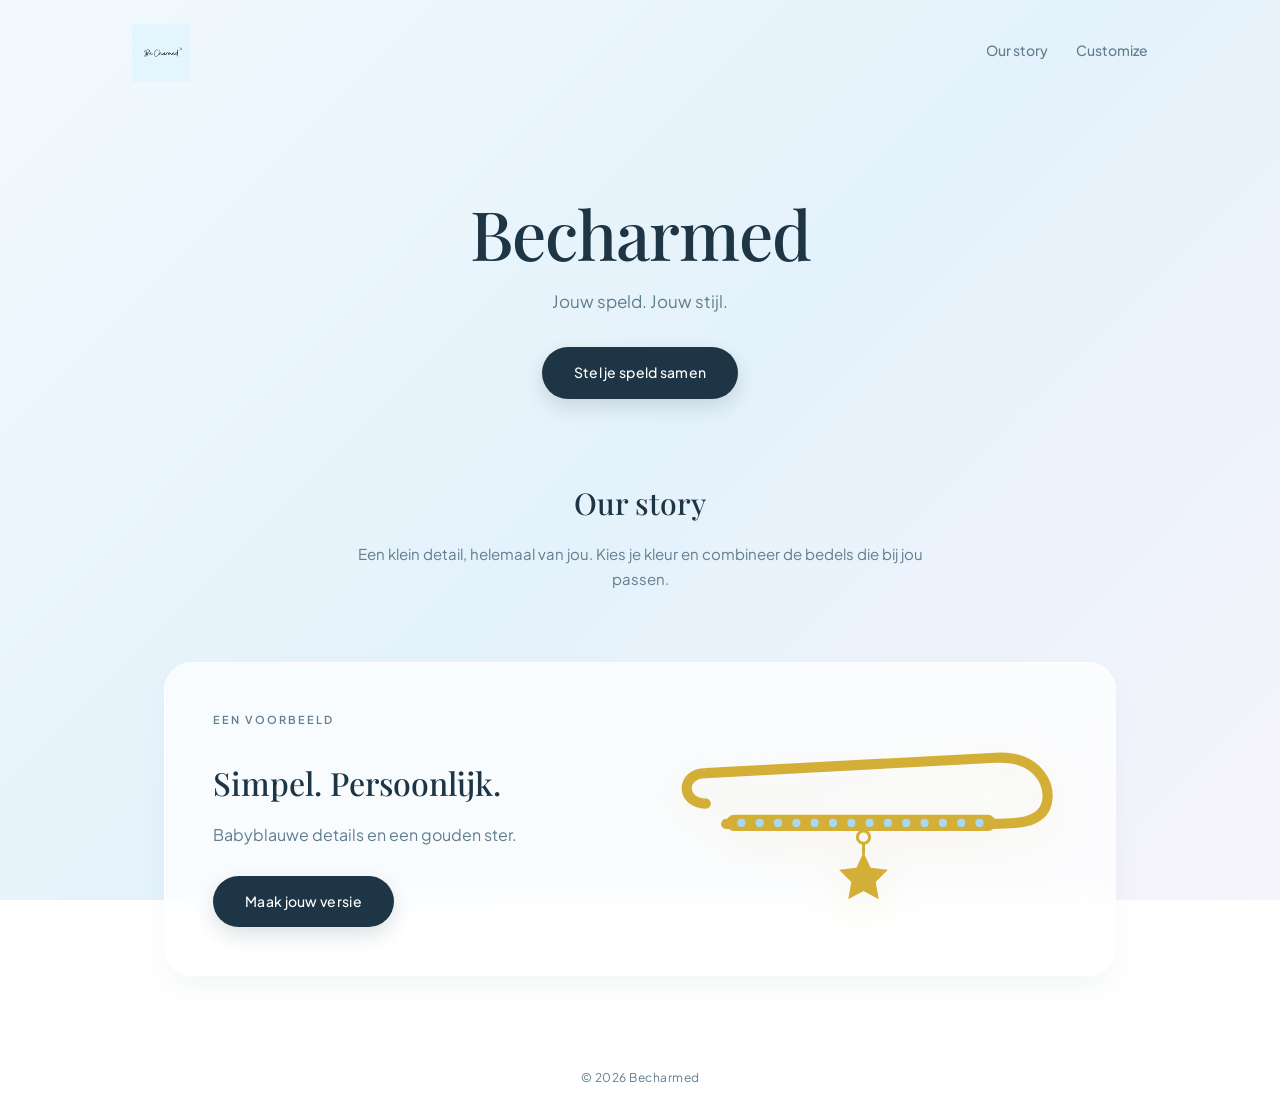
<file: index.html>
<!DOCTYPE html>
<html lang="nl">
<head>
  <meta charset="UTF-8">
  <meta name="viewport" content="width=device-width, initial-scale=1">
  <meta name="theme-color" content="#EAF6FD">
  <title>Becharmed</title>
  <link rel="stylesheet" href="style.css">
</head>
<body>
  <header>
    <a class="logo" href="index.html" aria-label="Home">
      <img src="logo.jpeg" alt="Becharmed">
    </a>
    <nav aria-label="Hoofdnavigatie">
      <a href="#story">Our story</a>
      <a href="configurator.html">Customize</a>
    </nav>
  </header>

  <main class="home-main">
    <section class="hero">
      <h1>Becharmed</h1>
      <p>Jouw speld. Jouw stijl.</p>
      <a class="button" href="configurator.html">Stel je speld samen</a>
    </section>

    <section class="story" id="story">
      <h2>Our story</h2>
      <p>Een klein detail, helemaal van jou. Kies je kleur en combineer de bedels die bij jou passen.</p>
    </section>

    <section class="example">
      <div>
        <p class="eyebrow">Een voorbeeld</p>
        <h2>Simpel. Persoonlijk.</h2>
        <p>Babyblauwe details en een gouden ster.</p>
        <a class="button" href="configurator.html">Maak jouw versie</a>
      </div>
      <svg viewBox="0 0 400 210" role="img" aria-label="Gouden speld met babyblauwe details en een ster">
        <path d="M45 90 C20 90 20 60 45 60 L330 45 C370 43 385 70 380 90 C375 110 350 110 320 110 L65 110" fill="none" stroke="#D4AF37" stroke-width="10" stroke-linecap="round"/>
        <rect x="65" y="101" width="265" height="16" rx="8" fill="#D4AF37"/>
        <g fill="#A7D8F5">
          <circle cx="80" cy="109" r="4"/><circle cx="98" cy="109" r="4"/><circle cx="116" cy="109" r="4"/><circle cx="134" cy="109" r="4"/><circle cx="152" cy="109" r="4"/><circle cx="170" cy="109" r="4"/><circle cx="188" cy="109" r="4"/><circle cx="206" cy="109" r="4"/><circle cx="224" cy="109" r="4"/><circle cx="242" cy="109" r="4"/><circle cx="260" cy="109" r="4"/><circle cx="278" cy="109" r="4"/><circle cx="296" cy="109" r="4"/><circle cx="314" cy="109" r="4"/>
        </g>
        <circle cx="200" cy="123" r="6" fill="none" stroke="#D4AF37" stroke-width="3"/>
        <path d="M200 129 L200 140" stroke="#D4AF37" stroke-width="3"/>
        <polygon points="200,138 207,153 224,155 212,167 215,184 200,176 185,184 188,167 176,155 193,153" fill="#D4AF37"/>
      </svg>
    </section>
  </main>

  <footer>
    &copy; 2026 Becharmed
  </footer>
</body>
</html>
</file>
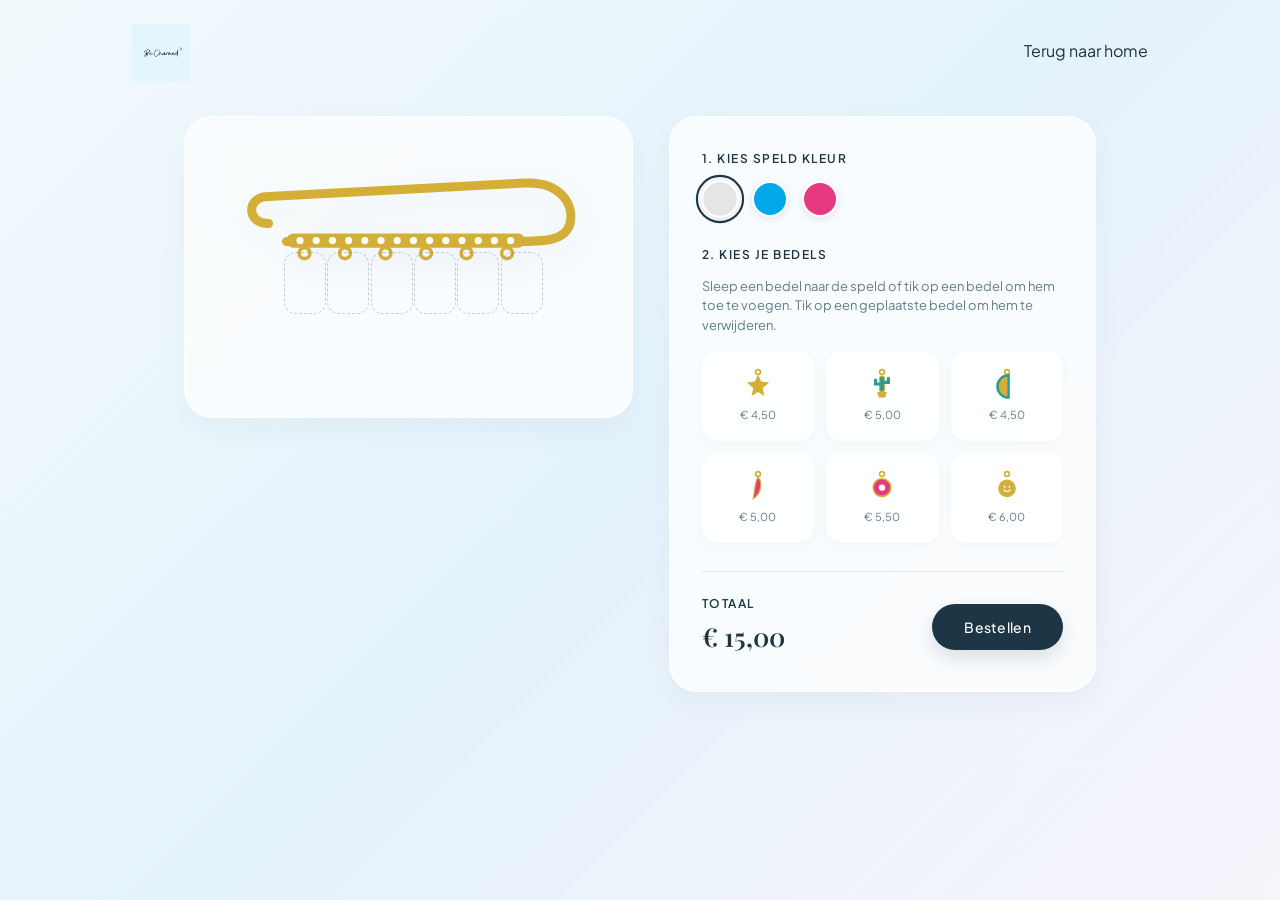
<file: configurator.html>
<!DOCTYPE html>
<html lang="nl">
<head>
  <meta charset="UTF-8">
  <meta name="viewport" content="width=device-width, initial-scale=1.0">
  <title>Becharmed</title>
  <link rel="stylesheet" href="style.css">
</head>
<body>

  <header>
    <a class="logo" href="index.html" aria-label="Naar de beginpagina"><img src="logo.jpeg" alt="Becharmed"></a>
    <a class="back-home" href="index.html">Terug naar home</a>
  </header>

  <main class="config-main">
    <div class="workspace">
      <div class="pin-container">
        <svg class="base-pin" viewBox="0 0 400 110" fill="none">
          <path d="M45 65 C20 65, 20 35, 45 35 L330 20 C370 18, 385 45, 380 65 C375 85, 350 85, 320 85 L65 85" stroke="#D4AF37" stroke-width="10" stroke-linecap="round"/>
          <rect x="65" y="76" width="265" height="16" rx="8" fill="#D4AF37"/>
          <g id="pin-stones" fill="#ffffff">
            <circle cx="80" cy="84" r="4"/><circle cx="98" cy="84" r="4"/><circle cx="116" cy="84" r="4"/>
            <circle cx="134" cy="84" r="4"/><circle cx="152" cy="84" r="4"/><circle cx="170" cy="84" r="4"/>
            <circle cx="188" cy="84" r="4"/><circle cx="206" cy="84" r="4"/><circle cx="224" cy="84" r="4"/>
            <circle cx="242" cy="84" r="4"/><circle cx="260" cy="84" r="4"/><circle cx="278" cy="84" r="4"/>
            <circle cx="296" cy="84" r="4"/><circle cx="314" cy="84" r="4"/>
          </g>
          <circle cx="85" cy="98" r="6" stroke="#D4AF37" stroke-width="4"/>
          <circle cx="130" cy="98" r="6" stroke="#D4AF37" stroke-width="4"/>
          <circle cx="175" cy="98" r="6" stroke="#D4AF37" stroke-width="4"/>
          <circle cx="220" cy="98" r="6" stroke="#D4AF37" stroke-width="4"/>
          <circle cx="265" cy="98" r="6" stroke="#D4AF37" stroke-width="4"/>
          <circle cx="310" cy="98" r="6" stroke="#D4AF37" stroke-width="4"/>
        </svg>

        <div class="slots-container">
          <div class="slot" data-index="0"></div>
          <div class="slot" data-index="1"></div>
          <div class="slot" data-index="2"></div>
          <div class="slot" data-index="3"></div>
          <div class="slot" data-index="4"></div>
          <div class="slot" data-index="5"></div>
        </div>
      </div>
    </div>

    <div class="controls">
      <div>
        <div class="section-title">1. Kies speld kleur</div>
        <div class="color-options">
          <button class="color-btn active" style="background: #e5e5e5;" data-color="#ffffff" aria-label="Wit"></button>
          <button class="color-btn" style="background: #00A8E8;" data-color="#00A8E8" aria-label="Blauw"></button>
          <button class="color-btn" style="background: #E63982;" data-color="#E63982" aria-label="Roze"></button>
        </div>
      </div>

      <div>
        <div class="section-title">2. Kies je bedels</div>
        <p class="remove-hint">Sleep een bedel naar de speld of tik op een bedel om hem toe te voegen. Tik op een geplaatste bedel om hem te verwijderen.</p>
        <div class="charms-grid">
          <div class="charm-item" draggable="true" data-id="ster" data-price="4.50">
            <svg width="32" height="32" viewBox="0 0 40 40">
              <circle cx="20" cy="5" r="3" fill="none" stroke="#D4AF37" stroke-width="2"/>
              <polygon points="20,8 24,17 34,18 26,25 28,35 20,30 12,35 14,25 6,18 16,17" fill="#D4AF37"/>
            </svg>
            <span class="charm-price">€ 4,50</span>
          </div>

          <div class="charm-item" draggable="true" data-id="cactus" data-price="5.00">
            <svg width="32" height="32" viewBox="0 0 40 40">
              <circle cx="20" cy="5" r="3" fill="none" stroke="#D4AF37" stroke-width="2"/>
              <rect x="17" y="10" width="6" height="20" rx="3" fill="#2A9D8F" stroke="#D4AF37" stroke-width="1.5"/>
              <path d="M17 20 H12 V15" fill="none" stroke="#2A9D8F" stroke-width="4" stroke-linecap="round"/>
              <path d="M23 18 H28 V13" fill="none" stroke="#2A9D8F" stroke-width="4" stroke-linecap="round"/>
              <polygon points="14,30 26,30 24,37 16,37" fill="#D4AF37"/>
            </svg>
            <span class="charm-price">€ 5,00</span>
          </div>

          <div class="charm-item" draggable="true" data-id="meloen" data-price="4.50">
            <svg width="32" height="32" viewBox="0 0 40 40">
              <circle cx="20" cy="5" r="3" fill="none" stroke="#D4AF37" stroke-width="2"/>
              <path d="M22 9 A 14 14 0 0 0 22 37 Z" fill="#D4AF37" stroke="#2A9D8F" stroke-width="3"/>
            </svg>
            <span class="charm-price">€ 4,50</span>
          </div>

          <div class="charm-item" draggable="true" data-id="peper" data-price="5.00">
            <svg width="32" height="32" viewBox="0 0 40 40">
              <circle cx="20" cy="5" r="3" fill="none" stroke="#D4AF37" stroke-width="2"/>
              <path d="M20 9 C26 15, 24 30, 14 36 C16 26, 16 15, 20 9 Z" fill="#E63982" stroke="#D4AF37" stroke-width="1.5"/>
            </svg>
            <span class="charm-price">€ 5,00</span>
          </div>

          <div class="charm-item" draggable="true" data-id="bloem" data-price="5.50">
            <svg width="32" height="32" viewBox="0 0 40 40">
              <circle cx="20" cy="5" r="3" fill="none" stroke="#D4AF37" stroke-width="2"/>
              <circle cx="20" cy="22" r="11" fill="#E63982" stroke="#D4AF37" stroke-width="2"/>
              <circle cx="20" cy="22" r="4" fill="#ffffff"/>
            </svg>
            <span class="charm-price">€ 5,50</span>
          </div>

          <div class="charm-item" draggable="true" data-id="zon" data-price="6.00">
            <svg width="32" height="32" viewBox="0 0 40 40">
              <circle cx="20" cy="5" r="3" fill="none" stroke="#D4AF37" stroke-width="2"/>
              <circle cx="20" cy="23" r="11" fill="#D4AF37"/>
              <circle cx="17" cy="21" r="1.2" fill="#ffffff"/>
              <circle cx="23" cy="21" r="1.2" fill="#ffffff"/>
              <path d="M16 25 Q20 29 24 25" fill="none" stroke="#ffffff" stroke-width="1.5" stroke-linecap="round"/>
            </svg>
            <span class="charm-price">€ 6,00</span>
          </div>
        </div>
      </div>

      <div class="order-box">
        <div>
          <div class="section-title" style="margin-bottom: 2px;">Totaal</div>
          <div class="total-price" id="total-display">€ 15,00</div>
        </div>
        <button class="btn-order" id="open-modal">Bestellen</button>
      </div>
    </div>
  </main>

  <div class="modal" id="order-modal">
    <div class="modal-content">
      <div class="section-title" style="margin:0;">Voorbeeldbestelling</div>
      <p style="font-size: 13px; color: #53758a;">Demo: er wordt geen bestelling verstuurd of betaling verwerkt.</p>
      <input type="text" id="cust-name" placeholder="Naam" required>
      <input type="email" id="cust-email" placeholder="E-mailadres" required>
      <input type="text" id="cust-address" placeholder="Adres" required>
      <div class="modal-actions">
        <button class="btn-cancel" id="close-modal">Sluiten</button>
        <button class="btn-order" id="confirm-order">Bevestigen</button>
      </div>
    </div>
  </div>

  <script src="script.js"></script>
</body>
</html>
</file>
<file: style.css>
@import url('https://fonts.googleapis.com/css2?family=Playfair+Display:ital,wght@0,500;0,600;1,500&family=Plus+Jakarta+Sans:wght@400;500;600&display=swap');

:root {
  --bg-gradient: linear-gradient(135deg, #f2f9fd 0%, #e4f2fb 50%, #f7f4fb 100%);
  --glass-bg: rgba(255, 255, 255, 0.72);
  --glass-border: rgba(255, 255, 255, 0.9);
  --brand-primary: #89CFF0;
  --brand-hover: #72bfe6;
  --text-dark: #1d3544;
  --text-muted: #627d8e;
  --gold-accent: #D4AF37;
  --shadow-soft: 0 12px 32px -4px rgba(40, 77, 99, 0.06);
  --shadow-hover: 0 16px 36px -4px rgba(40, 77, 99, 0.12);
}

* {
  box-sizing: border-box;
  margin: 0;
  padding: 0;
}

html {
  scroll-behavior: smooth;
}

body {
  background: var(--bg-gradient);
  background-attachment: fixed;
  color: var(--text-dark);
  font-family: 'Plus Jakarta Sans', -apple-system, BlinkMacSystemFont, sans-serif;
  line-height: 1.65;
  min-height: 100vh;
  -webkit-font-smoothing: antialiased;
}

h1, h2 {
  font-family: 'Playfair Display', Georgia, serif;
  font-weight: 500;
  color: var(--text-dark);
}

a {
  color: inherit;
  text-decoration: none;
}

a:focus-visible,
button:focus-visible,
.slot:focus-visible,
.charm-item:focus-visible {
  outline: 2px solid var(--brand-primary);
  outline-offset: 4px;
}

/* --- HEADER --- */
header {
  width: 100%;
  max-width: 1080px;
  margin: auto;
  padding: 24px 32px;
  display: flex;
  align-items: center;
  justify-content: space-between;
  gap: 20px;
}

.logo img {
  display: block;
  max-height: 58px;
  max-width: 150px;
  width: auto;
  transition: transform 0.3s ease;
}

.logo:hover img {
  transform: scale(1.03);
}

nav {
  display: flex;
  gap: 28px;
  font-size: 14px;
  font-weight: 500;
  color: var(--text-muted);
}

nav a,
.back-home {
  position: relative;
  padding-bottom: 4px;
  transition: color 0.2s ease;
}

nav a:hover,
.back-home:hover {
  color: var(--text-dark);
}

nav a::after,
.back-home::after {
  content: '';
  position: absolute;
  bottom: 0;
  left: 0;
  width: 0;
  height: 1.5px;
  background-color: var(--text-dark);
  transition: width 0.3s ease;
}

nav a:hover::after,
.back-home:hover::after {
  width: 100%;
}

/* --- KNOPPEN --- */
.button,
.btn-order {
  display: inline-flex;
  align-items: center;
  justify-content: center;
  border-radius: 999px;
  padding: 14px 32px;
  background: var(--text-dark);
  color: #ffffff;
  font-family: 'Plus Jakarta Sans', sans-serif;
  font-size: 14px;
  font-weight: 500;
  letter-spacing: 0.3px;
  border: none;
  cursor: pointer;
  box-shadow: 0 8px 20px rgba(29, 53, 68, 0.15);
  transition: all 0.25s cubic-bezier(0.22, 1, 0.36, 1);
}

.button:hover,
.btn-order:hover {
  background: #2b4c61;
  transform: translateY(-2px);
  box-shadow: 0 12px 24px rgba(29, 53, 68, 0.22);
}

/* --- HOME PAGINA (index.html) --- */
.home-main {
  max-width: 1000px;
  margin: auto;
  padding: 0 24px;
}

.hero {
  text-align: center;
  padding: 90px 0 80px;
}

.hero-badge {
  display: inline-block;
  font-size: 11px;
  text-transform: uppercase;
  letter-spacing: 2px;
  color: var(--text-muted);
  background: var(--glass-bg);
  border: 1px solid var(--glass-border);
  padding: 6px 16px;
  border-radius: 999px;
  margin-bottom: 20px;
}

h1 {
  font-size: clamp(42px, 7.5vw, 68px);
  line-height: 1.08;
  letter-spacing: -1px;
  margin-bottom: 18px;
}

.hero p {
  font-size: 17px;
  color: var(--text-muted);
  max-width: 440px;
  margin: 0 auto 32px;
}

.story {
  max-width: 600px;
  margin: 0 auto 70px;
  text-align: center;
}

.story h2 {
  font-size: 30px;
  margin-bottom: 14px;
}

.story p {
  color: var(--text-muted);
  font-size: 15px;
}

.example {
  background: var(--glass-bg);
  backdrop-filter: blur(16px);
  -webkit-backdrop-filter: blur(16px);
  border: 1px solid var(--glass-border);
  border-radius: 28px;
  padding: 48px;
  display: grid;
  grid-template-columns: 1fr 1fr;
  gap: 40px;
  align-items: center;
  margin-bottom: 60px;
  box-shadow: var(--shadow-soft);
}

.example svg {
  width: 100%;
  height: auto;
  filter: drop-shadow(0 12px 20px rgba(212, 175, 55, 0.15));
  transition: transform 0.4s ease;
}

.example:hover svg {
  transform: scale(1.03) rotate(-1deg);
}

.eyebrow {
  text-transform: uppercase;
  letter-spacing: 2px;
  font-size: 11px;
  font-weight: 600;
  color: var(--text-muted);
  margin-bottom: 8px;
}

.example h2 {
  font-size: 32px;
  margin-bottom: 12px;
}

.example p {
  color: var(--text-muted);
  margin-bottom: 28px;
}

footer {
  text-align: center;
  padding: 32px 24px;
  font-size: 12px;
  letter-spacing: 0.5px;
  color: var(--text-muted);
}

/* --- CONFIGURATOR PAGINA (configurator.html) --- */
.config-main {
  width: 100%;
  max-width: 960px;
  margin: 10px auto 50px;
  padding: 0 24px;
  display: grid;
  grid-template-columns: 1.05fr 1fr;
  gap: 36px;
  align-items: start;
}

.workspace {
  background: var(--glass-bg);
  backdrop-filter: blur(16px);
  -webkit-backdrop-filter: blur(16px);
  border: 1px solid var(--glass-border);
  border-radius: 28px;
  padding: 48px 24px 32px;
  display: flex;
  flex-direction: column;
  align-items: center;
  justify-content: center;
  box-shadow: var(--shadow-soft);
  position: sticky;
  top: 24px;
}

.pin-container {
  position: relative;
  width: 100%;
  max-width: 360px;
  height: 220px;
  display: flex;
  flex-direction: column;
  align-items: center;
}

.base-pin {
  width: 100%;
  height: auto;
  z-index: 1;
  filter: drop-shadow(0 10px 16px rgba(29, 53, 68, 0.08));
}

.slots-container {
  display: flex;
  justify-content: space-between;
  width: 72%;
  margin-top: -12px;
  margin-left: 10px;
  z-index: 2;
}

.slot {
  width: 42px;
  height: 62px;
  border: 1.5px dashed rgba(98, 125, 142, 0.35);
  border-radius: 12px;
  display: flex;
  align-items: flex-start;
  justify-content: center;
  transition: all 0.2s ease;
  cursor: pointer;
}

.slot:hover {
  border-color: var(--brand-primary);
  background-color: rgba(255, 255, 255, 0.5);
}

.slot.drag-over {
  border-color: var(--text-dark);
  background-color: rgba(137, 207, 240, 0.25);
  transform: scale(1.06);
}

.slot.filled {
  border: none;
  animation: popIn 0.3s cubic-bezier(0.34, 1.56, 0.64, 1);
}

.slot.filled:hover {
  transform: scale(1.08);
  opacity: 0.85;
}

@keyframes popIn {
  0% { transform: scale(0.5) translateY(-6px); opacity: 0; }
  100% { transform: scale(1) translateY(0); opacity: 1; }
}

.slot svg {
  width: 36px;
  height: auto;
  filter: drop-shadow(0 4px 6px rgba(0, 0, 0, 0.08));
}

.workspace-footer {
  width: 100%;
  display: flex;
  justify-content: center;
  margin-top: 12px;
}

.btn-reset {
  background: transparent;
  border: 1px solid rgba(98, 125, 142, 0.25);
  color: var(--text-muted);
  font-family: 'Plus Jakarta Sans', sans-serif;
  font-size: 12px;
  padding: 6px 14px;
  border-radius: 999px;
  cursor: pointer;
  transition: all 0.2s ease;
}

.btn-reset:hover {
  background: #ffffff;
  color: var(--text-dark);
  border-color: var(--text-dark);
}

/* --- CONTROLS RECHTS --- */
.controls {
  background: var(--glass-bg);
  backdrop-filter: blur(16px);
  -webkit-backdrop-filter: blur(16px);
  border: 1px solid var(--glass-border);
  border-radius: 28px;
  padding: 32px;
  display: flex;
  flex-direction: column;
  gap: 28px;
  box-shadow: var(--shadow-soft);
}

.section-title {
  font-size: 12px;
  font-weight: 600;
  text-transform: uppercase;
  letter-spacing: 1.5px;
  color: var(--text-dark);
  margin-bottom: 12px;
}

.remove-hint {
  font-size: 13px;
  color: var(--text-muted);
  margin-bottom: 16px;
  line-height: 1.5;
}

.color-options {
  display: flex;
  gap: 14px;
}

.color-btn {
  width: 36px;
  height: 36px;
  border-radius: 50%;
  border: 2px solid #ffffff;
  box-shadow: 0 2px 8px rgba(0, 0, 0, 0.1);
  cursor: pointer;
  transition: all 0.2s ease;
}

.color-btn:hover {
  transform: scale(1.08);
}

.color-btn.active {
  outline: 2px solid var(--text-dark);
  outline-offset: 3px;
  transform: scale(1.05);
}

.charms-grid {
  display: grid;
  grid-template-columns: repeat(3, 1fr);
  gap: 12px;
}

.charm-item {
  background: rgba(255, 255, 255, 0.85);
  border: 1px solid rgba(255, 255, 255, 1);
  border-radius: 16px;
  padding: 16px 10px;
  display: flex;
  flex-direction: column;
  align-items: center;
  gap: 6px;
  cursor: grab;
  box-shadow: 0 4px 12px rgba(29, 53, 68, 0.03);
  transition: all 0.2s ease;
}

.charm-item:hover {
  transform: translateY(-3px);
  box-shadow: var(--shadow-hover);
  border-color: var(--brand-primary);
}

.charm-item:active {
  cursor: grabbing;
  transform: scale(0.97);
}

.charm-name {
  font-size: 12px;
  font-weight: 500;
  color: var(--text-dark);
  text-transform: capitalize;
}

.charm-price {
  font-size: 11px;
  color: var(--text-muted);
}

.order-box {
  padding-top: 22px;
  border-top: 1px solid rgba(98, 125, 142, 0.15);
  display: flex;
  justify-content: space-between;
  align-items: center;
}

.total-price {
  font-family: 'Playfair Display', serif;
  font-size: 26px;
  font-weight: 600;
  color: var(--text-dark);
}

/* --- MODAL (Bestelscherm) --- */
.modal {
  display: none;
  position: fixed;
  inset: 0;
  background: rgba(29, 53, 68, 0.35);
  backdrop-filter: blur(6px);
  -webkit-backdrop-filter: blur(6px);
  align-items: center;
  justify-content: center;
  z-index: 100;
  padding: 20px;
}

.modal.open {
  display: flex;
  animation: fadeIn 0.2s ease;
}

@keyframes fadeIn {
  from { opacity: 0; }
  to { opacity: 1; }
}

.modal-content {
  background: #ffffff;
  padding: 36px;
  border-radius: 24px;
  width: 100%;
  max-width: 400px;
  display: flex;
  flex-direction: column;
  gap: 14px;
  box-shadow: 0 24px 48px rgba(29, 53, 68, 0.18);
}

.modal-content h3 {
  font-family: 'Playfair Display', serif;
  font-size: 24px;
  font-weight: 500;
  color: var(--text-dark);
}

.modal-content input {
  width: 100%;
  padding: 13px 16px;
  border: 1px solid #dce8ef;
  background: #f9fcfe;
  border-radius: 12px;
  font-family: 'Plus Jakarta Sans', sans-serif;
  font-size: 14px;
  transition: border-color 0.2s;
}

.modal-content input:focus {
  outline: none;
  border-color: var(--text-dark);
  background: #ffffff;
}

.modal-actions {
  display: flex;
  justify-content: flex-end;
  gap: 10px;
  margin-top: 8px;
}

.btn-cancel {
  background: transparent;
  border: 1px solid #dce8ef;
  color: var(--text-muted);
  padding: 12px 20px;
  border-radius: 999px;
  font-family: 'Plus Jakarta Sans', sans-serif;
  font-size: 13px;
  cursor: pointer;
  transition: all 0.2s;
}

.btn-cancel:hover {
  background: #f2f7fa;
  color: var(--text-dark);
}

/* --- MOBIEL (Responsive) --- */
@media (max-width: 820px) {
  .config-main {
    grid-template-columns: 1fr;
  }
  .workspace {
    position: static;
  }
}

@media (max-width: 600px) {
  header {
    padding: 18px 20px;
  }
  .logo img {
    max-width: 125px;
    max-height: 50px;
  }
  nav {
    gap: 16px;
    font-size: 13px;
  }
  .hero {
    padding: 60px 0 50px;
  }
  .example {
    grid-template-columns: 1fr;
    padding: 28px;
    gap: 24px;
  }
  .example svg {
    grid-row: 1;
  }
  .controls {
    padding: 24px;
  }
}
</file>
